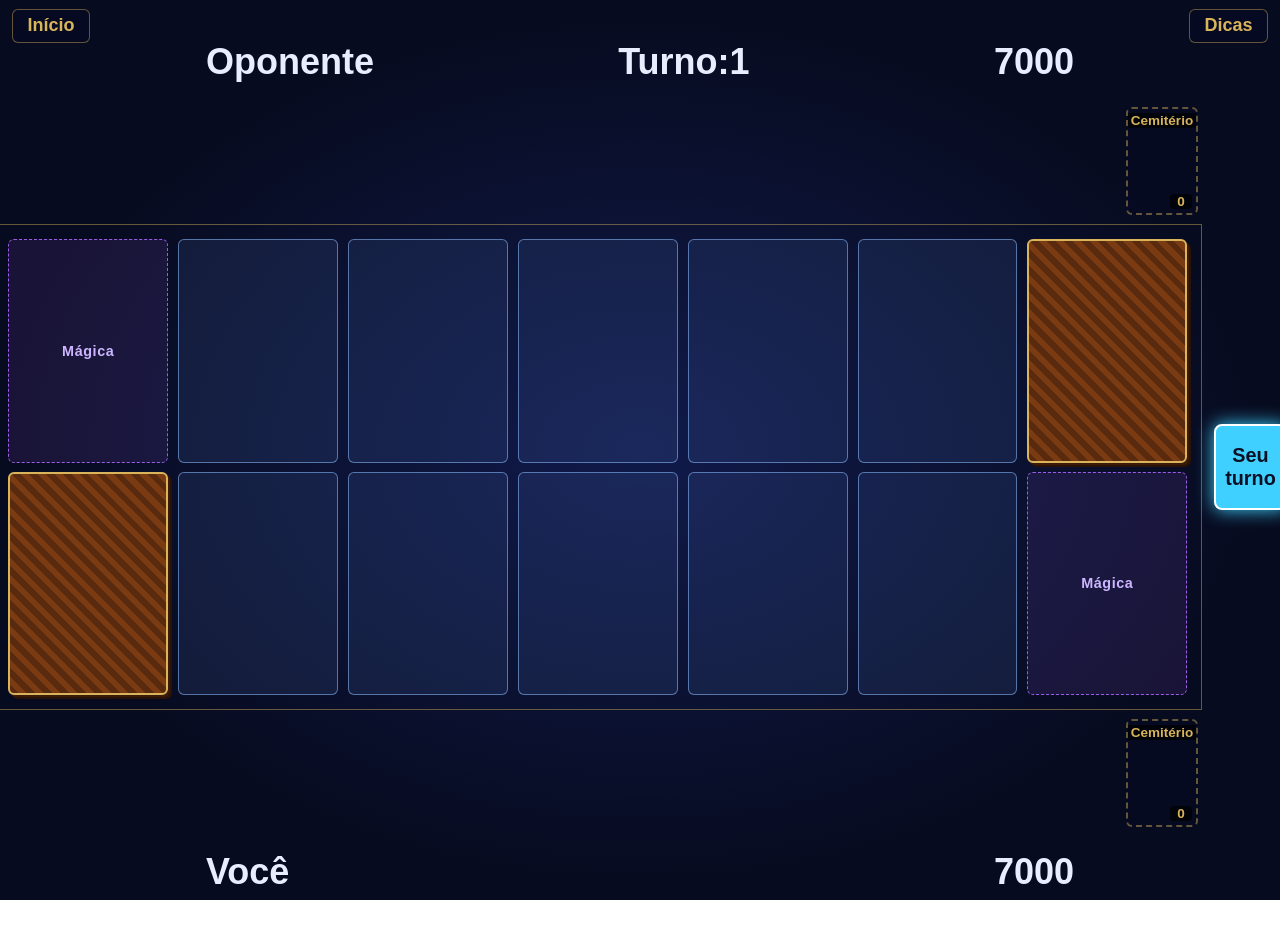
<file: html/duelphium.html>
<!DOCTYPE html>
<html lang="pt-BR">

<head>
    <meta charset="UTF-8">
    <meta name="viewport" content="width=device-width, initial-scale=1.0">
    <title>Duelo</title>
    <link rel="stylesheet" href="../css/duelphium.css">
</head>

<body>
    <a class="voltar" href="../index.html">Início</a>
    <button type="button" class="dica-botao" id="botao-dica" onclick="mostrarDica()">Dicas</button>
    <div class="caixa-dica" id="caixa-dica" data-indice="0">
        <button type="button" class="fechar" aria-label="Fechar dica" onclick="fecharDica()">×</button>
        <span id="contador-dica"></span>
        <p id="texto-dica"></p>
    </div>

    <div class="pvidaop">
        <div>
            <h1 id="nome2">Oponente</h1>
        </div>
<div>
    <h1 data-valor="0" id="contaturno">Turno:1</h1>
</div>
        <div>
            <h1 id="pontosop">7000</h1>
        </div>
    </div>

    <div class="linha-mao">
        <div class="maoop" id="maop">
            <button type="button" class="carta vazia" onclick="selecionarCarta(this,'op')" id="cartaop1"></button>
            <button type="button" class="carta vazia" onclick="selecionarCarta(this,'op')" id="cartaop2"></button>
            <button type="button" class="carta vazia" onclick="selecionarCarta(this,'op')" id="cartaop3"></button>
            <button type="button" class="carta vazia" onclick="selecionarCarta(this,'op')" id="cartaop4"></button>
            <button type="button" class="carta vazia" onclick="selecionarCarta(this,'op')" id="cartaop5"></button>
        </div>
        <button type="button" class="cemiterio" id="cemiterioop" data-qtd="0" onclick="descartar('op')">
            <span class="topo" id="topoop"></span>
            <span class="rotulo">Cemitério</span>
            <span class="qtd" id="qtdop">0</span>
        </button>
    </div>

    <div class="mesa">
        <div class="campo">
            <button type="button" class="magica" id="extraop" onclick="jogarMagica(this,'op')"></button>
            <button type="button" class="zona" id="zonaop2"
                onclick="selecionarmonstro(this,'op'); deploy(this,'op',0); ataq(this,'op',0)"></button>
            <button type="button" class="zona" id="zonaop3"
                onclick="selecionarmonstro(this,'op'); deploy(this,'op',1); ataq(this,'op',1)"></button>
            <button type="button" class="zona" id="zonaop4"
                onclick="selecionarmonstro(this,'op'); deploy(this,'op',2); ataq(this,'op',2)"></button>
            <button type="button" class="zona" id="zonaop5"
                onclick="selecionarmonstro(this,'op'); deploy(this,'op',3); ataq(this,'op',3)"></button>
            <button type="button" class="zona" id="zonaop6"
                onclick="selecionarmonstro(this,'op'); deploy(this,'op',4); ataq(this,'op',4)"></button>
            <button type="button" class="Baralho" id="baralhoop" onclick="comprarCarta('op')"></button>

            <button type="button" class="Baralho" id="baralhome" onclick="comprarCarta('me')"></button>
            <button type="button" class="zona" id="zona2"
                onclick="selecionarmonstro(this,'me'); deploy(this,'me',0); ataq(this,'me',0)"></button>
            <button type="button" class="zona" id="zona3"
                onclick="selecionarmonstro(this,'me'); deploy(this,'me',1); ataq(this,'me',1)"></button>
            <button type="button" class="zona" id="zona4"
                onclick="selecionarmonstro(this,'me'); deploy(this,'me',2); ataq(this,'me',2)"></button>
            <button type="button" class="zona" id="zona5"
                onclick="selecionarmonstro(this,'me'); deploy(this,'me',3); ataq(this,'me',3)"></button>
            <button type="button" class="zona" id="zona6"
                onclick="selecionarmonstro(this,'me'); deploy(this,'me',4); ataq(this,'me',4)"></button>
            <button type="button" class="magica" id="extrame" onclick="jogarMagica(this,'me')"></button>
        </div>

        <button type="button" class="turno turno-me" id="turno"
            data-comprou="nao" data-jogou="nao" data-atacou="nao" data-magica="nao"
            onclick="trocarTurno()">Seu turno</button>
    </div>

    <div class="linha-mao">
        <div class="maoop maome" id="maome">
            <button type="button" class="carta vazia" id="carta1" onclick="selecionarCarta(this,'me')"></button>
            <button type="button" class="carta vazia" id="carta2" onclick="selecionarCarta(this,'me')"></button>
            <button type="button" class="carta vazia" id="carta3" onclick="selecionarCarta(this,'me')"></button>
            <button type="button" class="carta vazia" id="carta4" onclick="selecionarCarta(this,'me')"></button>
            <button type="button" class="carta vazia" id="carta5" onclick="selecionarCarta(this,'me')"></button>
        </div>
        <button type="button" class="cemiterio" id="cemiteriome" data-qtd="0" onclick="descartar('me')">
            <span class="topo" id="topome"></span>
            <span class="rotulo">Cemitério</span>
            <span class="qtd" id="qtdme">0</span>
        </button>
    </div>

    <div class="pvidaop">
        <div>
            <h1 id="nome1">Você</h1>
        </div>

        <div>
            <h1 id="pontos">7000</h1>
        </div>
    </div>

    <script src="../js/duelphium.js"></script>
    <script src="../js/index.js"></script>
</body>

</html>
</file>
<file: css/duelphium.css>
:root {
  --bg-1: #070b1f;
  --bg-2: #101a4a;
  --gold: #d9b45a;
  --gold-soft: rgba(217, 180, 90, .45);
  --zone: rgba(120, 170, 255, .10);
  --zone-line: rgba(140, 190, 255, .55);
  --me: #3fd0ff;
  --foe: #ff5a6e;
}

html, body { height: 100%; }

body {
  font-family: "Trebuchet MS", "Segoe UI", sans-serif;
  color: #e8eeff;
  background: radial-gradient(ellipse at 50% 50%, var(--bg-2) 0%, var(--bg-1) 70%) fixed;
  display: flex;
  flex-direction: column;
  align-items: center;
  justify-content: space-between;
  height: 100dvh;
  padding: 1vh 12px;
  overflow: hidden;
}

.pvidaop {
  display: flex;
  justify-content: space-between;
  align-items: center;
  width: 70%;
  flex: none;
}
.pvidaop h1 { font-size: 4vh; }

.maoop {
  display: flex;
  justify-content: center;
  gap: 8px;
  flex: none;
  min-height: 12vh;
}

.mesa {
  display: flex;
  align-items: stretch;
  justify-content: center;
  gap: 12px;
  flex: 1;
  min-height: 0;
  width: 90%;
  margin: 1vh 0;
}

.campo {
  flex: 1;
  min-height: 0;
  width: 70%;
  display: grid;
  grid-template-columns: repeat(7, 1fr);
  grid-template-rows: repeat(2, 1fr);
  gap: 1vh 10px;
  padding: 1.5vh 14px;
  margin: 1vh 0;
  border: 1px solid rgba(217, 180, 90, .45);
}
.mesa .campo {
  flex: 1;
  width: auto;
  margin: 0;
}

.carta {
  height: 12vh;
  width: 8vh;
  aspect-ratio: 2 / 3;
  border-radius: 6px;
  border: 2px solid #1a0f06;
  background-color: green;
  padding: 0;
  font: inherit;
  appearance: none;
  cursor: pointer;
  transform-origin: center bottom;
  transition: transform .2s ease, box-shadow .2s ease,
              width .3s ease, margin .3s ease, opacity .25s ease;
}

.zona {
  height: 100%;
  aspect-ratio: 5 / 7;
  justify-self: center;
  min-height: 0;
  border: 1px solid rgba(140, 190, 255, .55);
  background: rgba(120, 170, 255, .10);
  border-radius: 6px;
  padding: 0;
  appearance: none;
  font: inherit;
  color: inherit;
    transition: transform .2s ease, box-shadow .2s ease;
  cursor: pointer;
}

.extra {
  height: 100%;
  aspect-ratio: 5 / 7;
  justify-self: center;
  min-height: 0;
  border: 1px solid rgba(140, 190, 255, .55);
  border-radius: 6px;
  background-color: blue;
}

.Baralho {
  height: 100%;
  aspect-ratio: 5 / 7;
  justify-self: center;
  min-height: 0;
  padding: 0;
  appearance: none;
  cursor: pointer;
  font: inherit;
  font-weight: 700;
  font-size: 3vh;
  color: var(--gold);
  text-shadow: 0 1px 4px #000;
  border: 2px solid var(--gold);
  border-radius: 6px;
  background: repeating-linear-gradient(45deg, #5a2a0e 0 6px, #7a3b12 6px 12px);
  box-shadow: 2px 2px 0 #3a1a08, 4px 4px 0 #2a1306;
  transition: transform .15s ease;
}

.mago-negro {
  background: url("../imagens/mago-negro.jpg") center / 100% 100% no-repeat,
              linear-gradient(160deg, #6a2fb0, #2a0d4d);
  border-color: #9b5de5;
}
.dragao-negro {
  background: url("../imagens/dragao-negro.jpg") center / 100% 100% no-repeat,
              linear-gradient(160deg, #3a3a44, #0a0a0f);
  border-color: #c0213a;
}
.dragao-branco {
  background: url("../imagens/dragao-branco.jpg") center / 100% 100% no-repeat,
              linear-gradient(160deg, #ffffff, #a9c8f0);
  border-color: #6fa8ff;
}
.guerreiro {
  background: url("../imagens/maga-negra.jpg") 45% center / cover no-repeat,
              linear-gradient(160deg, #b01e2c, #3d0810);
  border-color: #f3c27a;}
.exodia-cabeca {
  background: url("../imagens/exodia-cabeça.jpg") center / 100% 100% no-repeat,
              linear-gradient(160deg, #f0c24a, #5a3b00);
  border-color: #ffe08a;
}
.exodia-braco-direito {
  background: url("../imagens/braço-direito.jpg") center / 100% 100% no-repeat,
              linear-gradient(160deg, #d9a93a, #4a3000);
  border-color: #ffe08a;
}
.exodia-braco-esquerdo {
  background: url("../imagens/exodia-braço-esquerdo.jpg") center / 100% 100% no-repeat,
              linear-gradient(160deg, #d9a93a, #4a3000);
  border-color: #ffe08a;
}
.exodia-perna-direita {
  background: url("../imagens/perna-direiita.jpg") center / 100% 100% no-repeat,
              linear-gradient(160deg, #c99a30, #3f2800);
  border-color: #ffe08a;
}
.exodia-perna-esquerda {
  background: url("../imagens/exodia-perna-esquerda.jpg") center / 100% 100% no-repeat,
              linear-gradient(160deg, #c99a30, #3f2800);
  border-color: #ffe08a;
}


.carta:hover {
  transform: scale(1.35) translateY(-6px);
  z-index: 10;
  box-shadow: 0 12px 24px rgba(0, 0, 0, .7), 0 0 14px rgba(233, 196, 106, .6);
}

.carta.selecionada {
  transform: scale(1.35) translateY(-14px);
  z-index: 11;
  border-color: #f3e2b4;
  box-shadow:
    0 0 0 2px var(--gold),
    0 0 22px rgba(217, 180, 90, .9),
    0 14px 26px rgba(0, 0, 0, .7);
}


.carta.vazia {
  width: 0;
  margin: 0 -4px;
  border-width: 0;
  opacity: 0;
  transform: scale(.5);
  pointer-events: none;
  box-shadow: none;
}

.zona:not(.ocupada):hover { background: rgba(120, 170, 255, .22); }

.zona.ocupada {
  cursor: default;
  box-shadow: 0 0 12px rgba(217, 180, 90, .6);
}

.Baralho:hover    { transform: translateY(-3px); }
.Baralho:active   { transform: translateY(1px); }
.Baralho:disabled { opacity: .4; cursor: not-allowed; box-shadow: none; }

.turno {
  align-self: center;
  width: 14vh;
  padding: 2vh 1vh;
  appearance: none;
  font: inherit;
  font-weight: 700;
  font-size: 2.2vh;
  color: #0a0f24;
  border: 2px solid #fff;
  border-radius: 8px;
  cursor: pointer;
  transition: background .3s ease, box-shadow .3s ease;
}
.turno-me { background: var(--me);  box-shadow: 0 0 18px var(--me); }
.turno-op { background: var(--foe); box-shadow: 0 0 18px var(--foe); }
.turno:active { transform: scale(.96); }

.zona.atacante {
  position: relative;
  z-index: 5;
  border-color: var(--foe);
}

.zona.atacante::after {
  content: "";
  position: absolute;
  inset: -3px;
  border: 2px solid var(--foe);
  border-radius: 6px;
  pointer-events: none;
  animation: pulsar-ataque 1s ease-in-out infinite;
}

@keyframes pulsar-ataque {
  0%, 100% {
    box-shadow: 0 0 14px rgba(255, 90, 110, .6);
  }
  50% {
    box-shadow: 0 0 30px rgba(255, 90, 110, 1);
  }
}

@media (prefers-reduced-motion: reduce) {
  .zona.atacante { animation: none; }
}
.linha-mao {
  position: relative;
  width: 90%;
  flex: none;
}
.linha-mao .maoop { width: 100%; }
 
.cemiterio {
  position: absolute;
  right: 0;
  top: 50%;
  transform: translateY(-50%);
  z-index: 1;
  height: 12vh;
  aspect-ratio: 2 / 3;
  padding: 0;
  overflow: hidden;
  font: inherit;
  appearance: none;
  cursor: pointer;
  color: var(--gold);
  background: rgba(5, 10, 35, .6);
  border: 2px dashed var(--gold-soft);
  border-radius: 6px;
  transition: border-color .2s ease, box-shadow .2s ease;
}
.cemiterio:hover { border-color: var(--gold); box-shadow: 0 0 14px rgba(217, 180, 90, .6); }
.cemiterio:disabled { opacity: .4; cursor: not-allowed; box-shadow: none; }
 
.cemiterio .topo {
  position: absolute;
  inset: 0;
}
.cemiterio .rotulo,
.cemiterio .qtd {
  position: absolute;
  z-index: 2;
  padding: 0 .8vh;
  font-size: 1.5vh;
  font-weight: 700;
  color: var(--gold);
  background: rgba(0, 0, 0, .7);
  border-radius: 4px;
}
.cemiterio .rotulo { top: 4%; left: 50%; transform: translateX(-50%); }
.cemiterio .qtd { bottom: 4%; right: 6%; }
 
.magica {
  position: relative;
  height: 100%;
  aspect-ratio: 5 / 7;
  justify-self: center;
  min-height: 0;
  padding: 0;
  font: inherit;
  color: #cdb6ff;
  appearance: none;
  cursor: pointer;
  border: 1px dashed #9b5de5;
  border-radius: 6px;
  background: rgba(155, 93, 229, .12);
  transition: background .2s ease, box-shadow .2s ease;
}
.magica:not(.ocupada)::before {
  content: "Mágica";
  font-size: 1.6vh;
  font-weight: 700;
  letter-spacing: .04em;
}
.magica:not(.ocupada):hover { background: rgba(155, 93, 229, .28); }
.magica.ocupada {
  border-style: solid;
  box-shadow: 0 0 14px rgba(155, 93, 229, .8);
}
.magica:disabled { opacity: .5; cursor: not-allowed; }
 

.raio-divino {
  background: url("../imagens/Queda\ de\ Raio!.jpg") center / 100% 100% no-repeat,
              linear-gradient(160deg, #ffe66d, #1f6fd1);
  border-color: #ffe66d;
}
.cura-sagrada {
  background: url("../imagens/Caridade\ Graciosa.jpg") center / 100% 100% no-repeat,
              linear-gradient(160deg, #8ef0b0, #14705a);
  border-color: #8ef0b0;
}
.pote-da-ganancia {
  background: url("../imagens/pote-da-ganancia.jpg") center / 100% 100% no-repeat,
              linear-gradient(160deg, #d6a3ff, #4b1a7a);
  border-color: #d6a3ff;
}
 

 
.raio-divino,
.cura-sagrada,
.pote-da-ganancia,
.exodia-cabeca,
.exodia-braco-direito,
.exodia-braco-esquerdo,
.exodia-perna-direita,
.exodia-perna-esquerda { position: relative; }
 
.raio-divino::after,
.cura-sagrada::after,
.pote-da-ganancia::after,
.exodia-cabeca::after,
.exodia-braco-direito::after,
.exodia-braco-esquerdo::after,
.exodia-perna-direita::after,
.exodia-perna-esquerda::after {
  position: absolute;
  left: 0;
  right: 0;
  bottom: 6%;
  padding: 0 2px;
  text-align: center;
  font-size: 1.5vh;
  font-weight: 700;
  line-height: 1.1;
  color: #fff;
  text-shadow: 0 1px 3px #000;
}
.voltar,
.dica-botao {
  position: fixed;
  top: 1vh;
  z-index: 40;
  padding: .6vh 1.6vh;
  font: inherit;
  font-weight: 700;
  font-size: 2vh;
  text-decoration: none;
  color: var(--gold);
  background: rgba(5, 10, 35, .85);
  border: 1px solid var(--gold-soft);
  border-radius: 6px;
  cursor: pointer;
  appearance: none;
}
.voltar { left: 12px; }
.dica-botao { right: 12px; }
.voltar:hover,
.dica-botao:hover { border-color: var(--gold); box-shadow: 0 0 12px rgba(217, 180, 90, .6); }
.dica-botao:disabled { opacity: .4; cursor: not-allowed; box-shadow: none; }

.caixa-dica {
  display: none;
  position: fixed;
  top: 6.5vh;
  right: 12px;
  z-index: 50;
  width: min(300px, 80vw);
  padding: 1.6vh 2vh;
  background: rgba(5, 10, 35, .96);
  border: 1px solid var(--gold);
  border-radius: 8px;
  box-shadow: 0 10px 28px rgba(0, 0, 0, .7);
}
.caixa-dica.aberta { display: block; }

.caixa-dica #contador-dica {
  display: block;
  margin-bottom: .8vh;
  font-size: 1.7vh;
  font-weight: 700;
  color: var(--gold);
}
.caixa-dica #texto-dica { font-size: 2vh; line-height: 1.4; }

.caixa-dica .fechar {
  position: absolute;
  top: .4vh;
  right: 1vh;
  padding: 0 .6vh;
  font: inherit;
  font-size: 2.6vh;
  color: #e8eeff;
  background: none;
  border: none;
  cursor: pointer;
}
</file>
